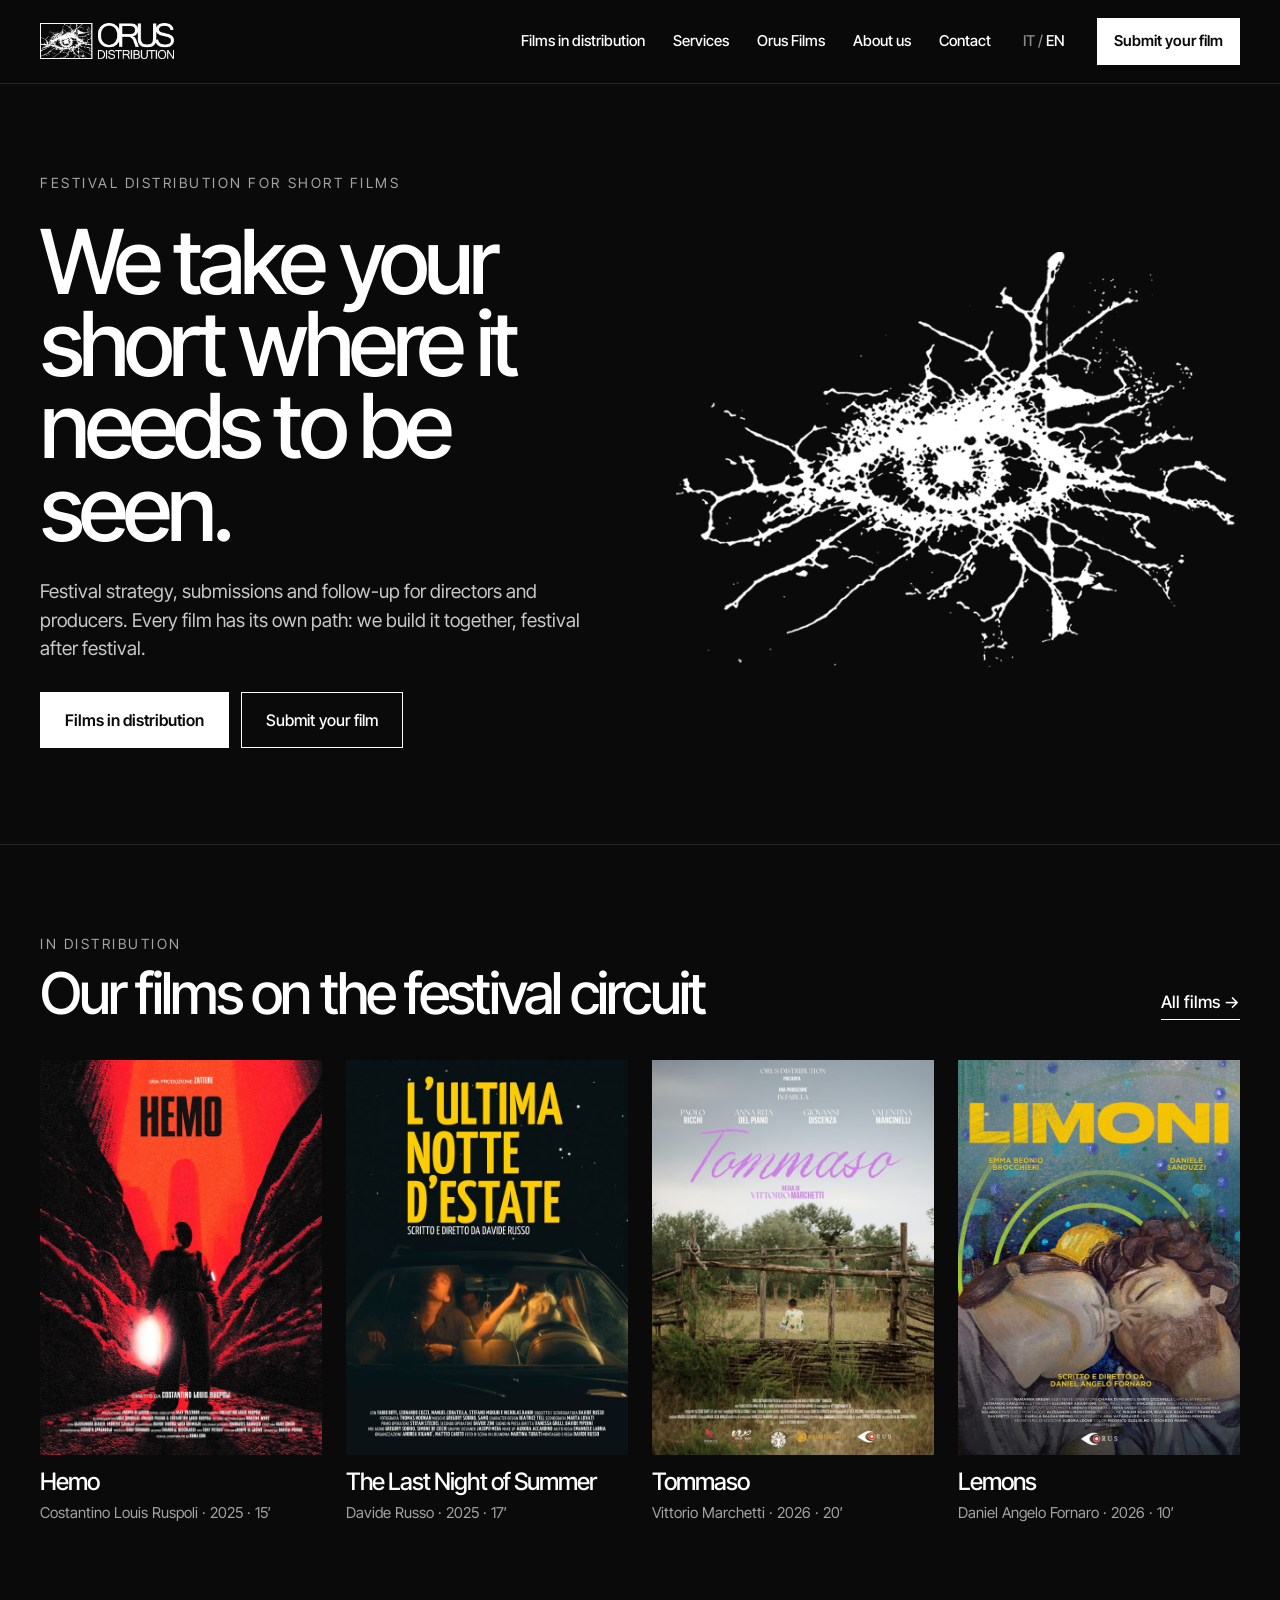
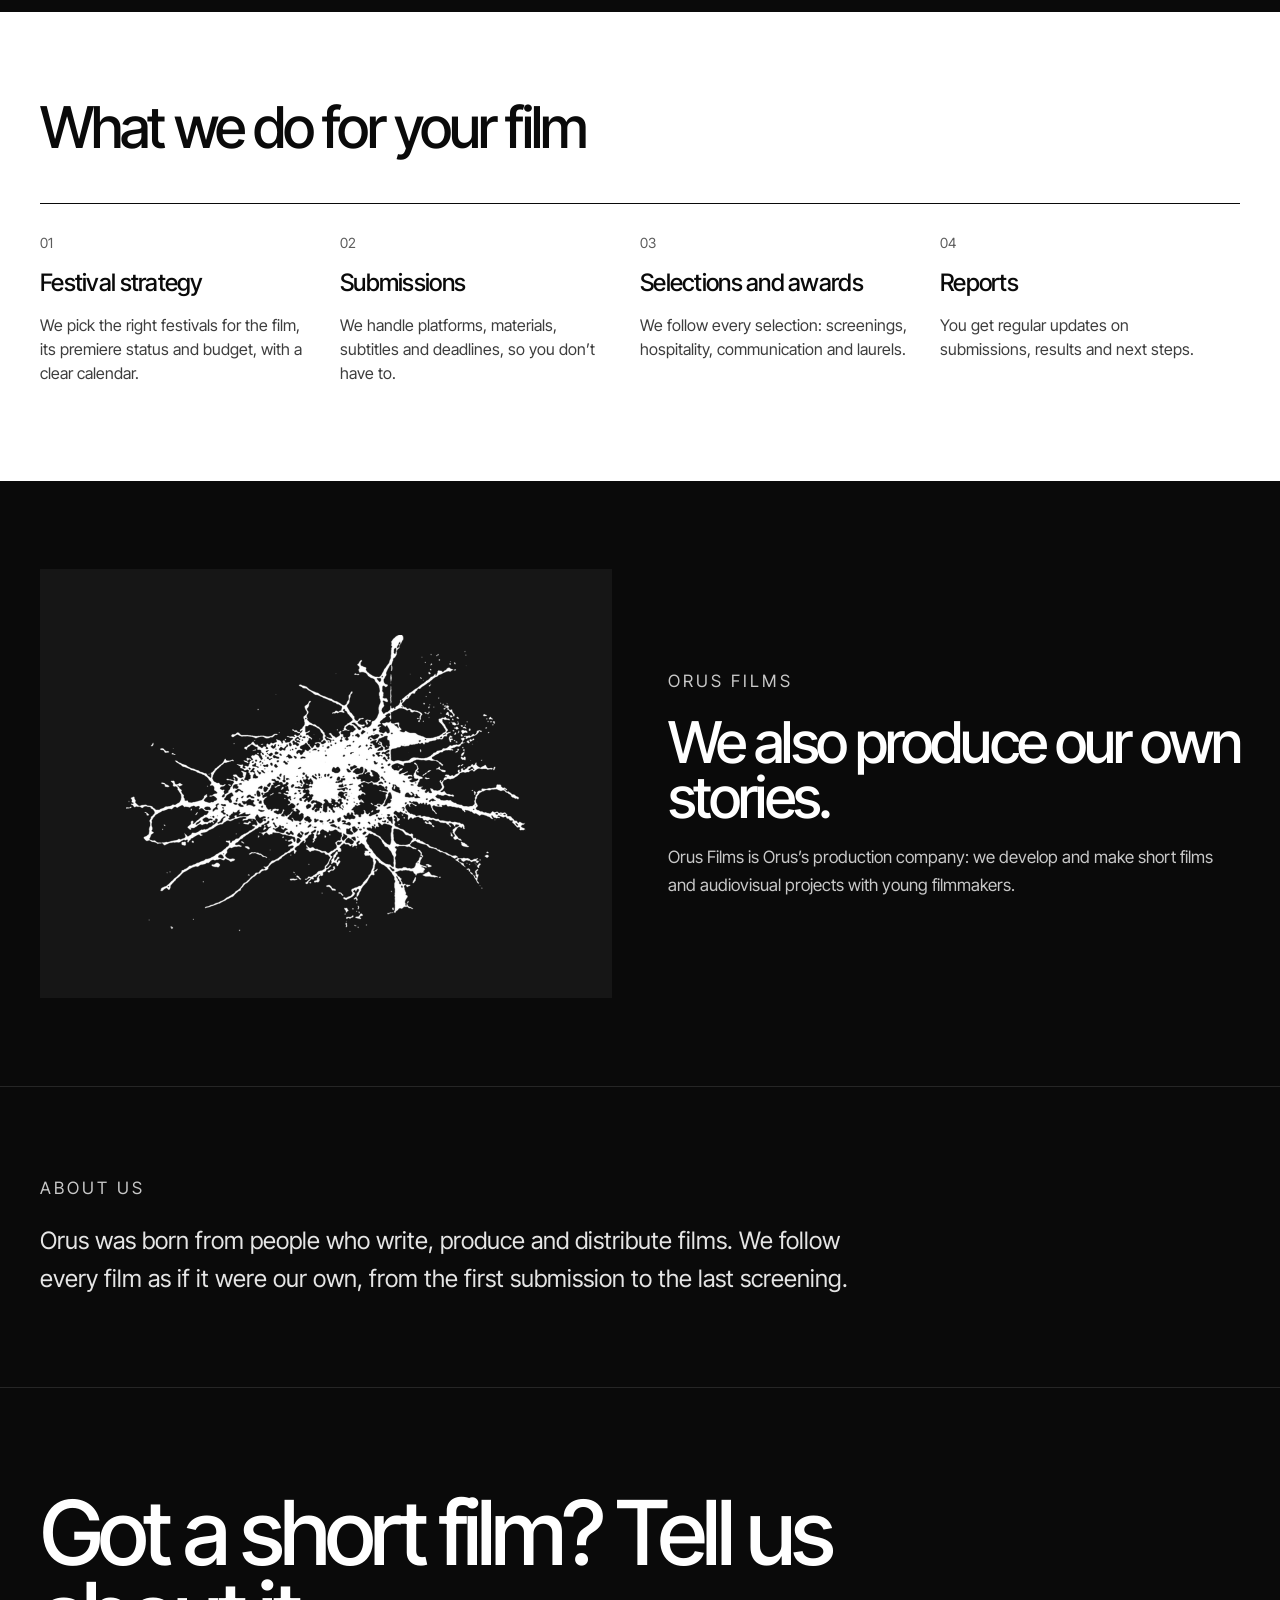
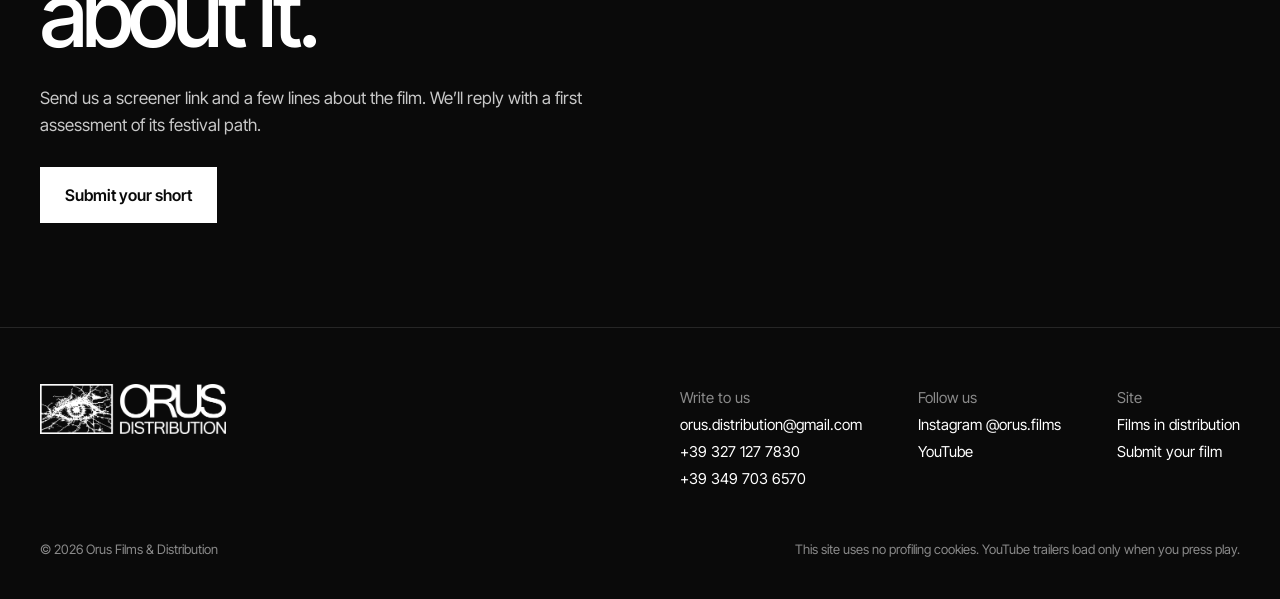
<file: index.html>
<!DOCTYPE html>
<html lang="it">
<head>
<meta charset="utf-8">
<meta name="viewport" content="width=device-width, initial-scale=1">
<title>Orus Distribution – Distribuzione festivaliera di cortometraggi</title>
<meta name="description" content="Orus Distribution accompagna i cortometraggi nei festival in Italia e all’estero: strategia, iscrizioni, selezioni e report.">
<meta property="og:title" content="Orus Distribution – Distribuzione festivaliera di cortometraggi">
<meta property="og:description" content="Orus Distribution accompagna i cortometraggi nei festival in Italia e all’estero: strategia, iscrizioni, selezioni e report.">
<meta property="og:image" content="img/anteprima-social.jpg">
<meta property="og:type" content="website">
<meta name="theme-color" content="#0A0A0A">
<link rel="icon" href="img/icona.png">
<link rel="apple-touch-icon" href="img/apple-touch-icon.png">
<link rel="preconnect" href="https://fonts.googleapis.com">
<link rel="preconnect" href="https://fonts.gstatic.com" crossorigin>
<link href="https://fonts.googleapis.com/css2?family=Inter+Tight:wght@400;500;600&display=swap" rel="stylesheet">
<link rel="stylesheet" href="css/stile.css?v=5">
<script src="js/sito.js?v=5" defer></script>
</head>
<body>
<header class="testata">
  <div class="contenitore">
    <a class="marchio" href="index.html" aria-label="Orus Distribution, home">
      <img class="logo-testata" src="img/logo-completo.png" alt="Orus Distribution" width="134" height="36" style="height:36px;width:auto">
    </a>
    <button class="apri-menu" type="button" aria-expanded="false" aria-controls="menu" data-t="menu">Menu</button>
    <nav class="menu" id="menu" aria-label="Menu principale">
      <a href="progetti.html" data-t="menu_progetti">Progetti in distribuzione</a>
      <a href="index.html#servizi" data-t="menu_servizi">Servizi</a>
      <a href="index.html#orus-films" data-t="menu_films">Orus Films</a>
      <a href="index.html#chi-siamo" data-t="menu_chi">Chi siamo</a>
      <a href="#contatti" data-t="menu_contatti">Contatti</a>
      <button class="lingua" type="button"><b>IT</b> / EN</button>
      <a class="pulsante piccolo" href="proponi.html" data-t="menu_invia">Invia il tuo corto</a>
    </nav>
  </div>
</header>

<main>
  <section class="contenitore apertura">
    <div class="testi">
      <p class="occhiello" data-t="home_occhiello">Distribuzione festivaliera di cortometraggi</p>
      <h1 class="titolo-xl" data-t="home_titolo">Portiamo il tuo corto dove deve essere visto.</h1>
      <p class="testo-grande" data-t="home_testo">Strategia festival, iscrizioni e follow-up per registi e produzioni.</p>
      <div class="pulsanti">
        <a class="pulsante" href="progetti.html" data-t="menu_progetti">Progetti in distribuzione</a>
        <a class="pulsante vuoto" href="proponi.html" data-t="menu_invia">Invia il tuo corto</a>
      </div>
    </div>
    <img class="logo" src="img/occhio-grande.png" alt="Logo Orus: l’occhio">
  </section>

  <section class="sezione">
    <div class="contenitore">
      <div class="intestazione-griglia">
        <div>
          <p class="occhiello" data-t="home_in_distr">In distribuzione</p>
          <h2 class="titolo-l" data-t="home_in_distr_titolo">I nostri film nei festival</h2>
        </div>
        <a class="link-sottolineato" href="progetti.html" data-t="home_tutti">Tutti i progetti →</a>
      </div>
      <div class="griglia" id="progetti-home"></div>
    </div>
  </section>

  <section class="sezione chiara" id="servizi">
    <div class="contenitore">
      <h2 class="titolo-l" style="max-width:900px" data-t="servizi_titolo">Cosa facciamo per il tuo film</h2>
      <div class="servizi">
        <div><span>01</span><h3 data-t="s1_t">Strategia festival</h3><p data-t="s1_p"></p></div>
        <div><span>02</span><h3 data-t="s2_t">Iscrizioni</h3><p data-t="s2_p"></p></div>
        <div><span>03</span><h3 data-t="s3_t">Selezioni e premi</h3><p data-t="s3_p"></p></div>
        <div><span>04</span><h3 data-t="s4_t">Report</h3><p data-t="s4_p"></p></div>
      </div>
    </div>
  </section>

  <section class="sezione" id="orus-films" style="border-top:0">
    <div class="contenitore due-colonne">
      <div class="riquadro-logo"><img src="img/occhio.png" alt=""></div>
      <div class="colonna">
        <p class="occhiello">Orus Films</p>
        <h2 class="titolo-l" data-t="films_titolo">Produciamo anche le nostre storie.</h2>
        <p data-t="films_testo"></p>
      </div>
    </div>
  </section>

  <section class="sezione" id="chi-siamo">
    <div class="contenitore"><div class="colonna" style="max-width:900px">
      <p class="occhiello" data-t="chi_titolo">Chi siamo</p>
      <p class="testo-grande" style="max-width:820px;font-size:24px;color:#E5E5E5" data-t="chi_testo"></p>
    </div></div>
  </section>

  <section class="sezione">
    <div class="contenitore colonna" style="gap:28px;padding-top:104px;padding-bottom:104px">
      <h2 class="titolo-xl" style="max-width:1000px" data-t="invia_titolo">Hai un cortometraggio? Raccontacelo.</h2>
      <p class="testo-grande" data-t="invia_testo"></p>
      <div><a class="pulsante" href="proponi.html" data-t="invia_pulsante">Proponi il tuo corto</a></div>
    </div>
  </section>
</main>
<footer class="piede" id="contatti">
  <div class="contenitore">
    <div class="righe">
      <img class="logo-piede" src="img/logo-completo.png" alt="Orus Distribution" width="186" height="50" style="height:50px;width:auto">
      <div class="colonne">
        <div>
          <span class="etichetta" data-t="piede_scrivici">Scrivici</span>
          <a href="mailto:orus.distribution@gmail.com">orus.distribution@gmail.com</a>
          <a href="tel:+393271277830">+39 327 127 7830</a>
          <a href="tel:+393497036570">+39 349 703 6570</a>
        </div>
        <div>
          <span class="etichetta" data-t="piede_seguici">Seguici</span>
          <a href="https://www.instagram.com/orus.films/" target="_blank" rel="noopener">Instagram @orus.films</a>
          <a href="https://www.youtube.com/@orusfilmaking8662" target="_blank" rel="noopener">YouTube</a>
        </div>
        <div>
          <span class="etichetta" data-t="piede_sito">Sito</span>
          <a href="progetti.html" data-t="menu_progetti">Progetti in distribuzione</a>
          <a href="proponi.html" data-t="menu_invia">Invia il tuo corto</a>
        </div>
      </div>
    </div>
    <div class="fondo">
      <span>© <span id="anno">2026</span> Orus Films &amp; Distribution</span>
      <span data-t="piede_cookie">Questo sito non usa cookie di profilazione. I trailer YouTube si caricano solo se premi play.</span>
    </div>
  </div>
</footer>
</body>
</html>
</file>
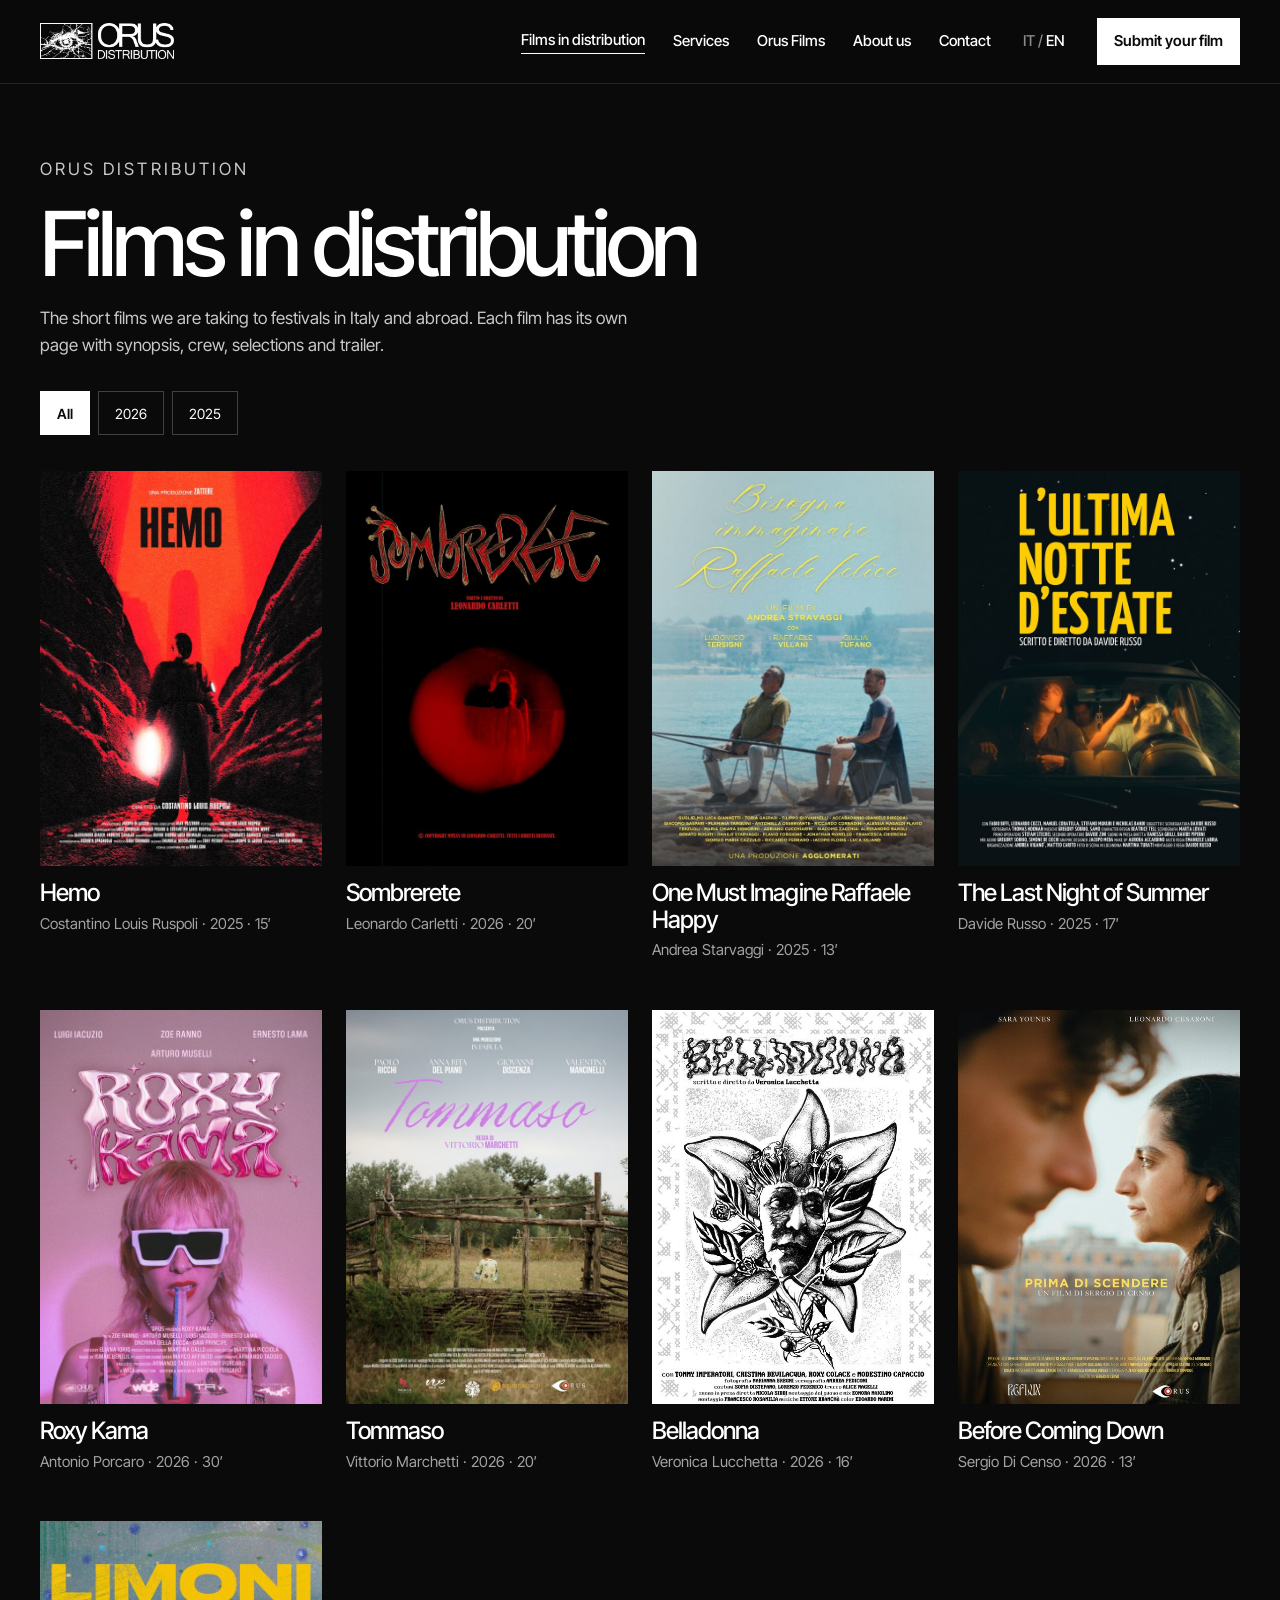
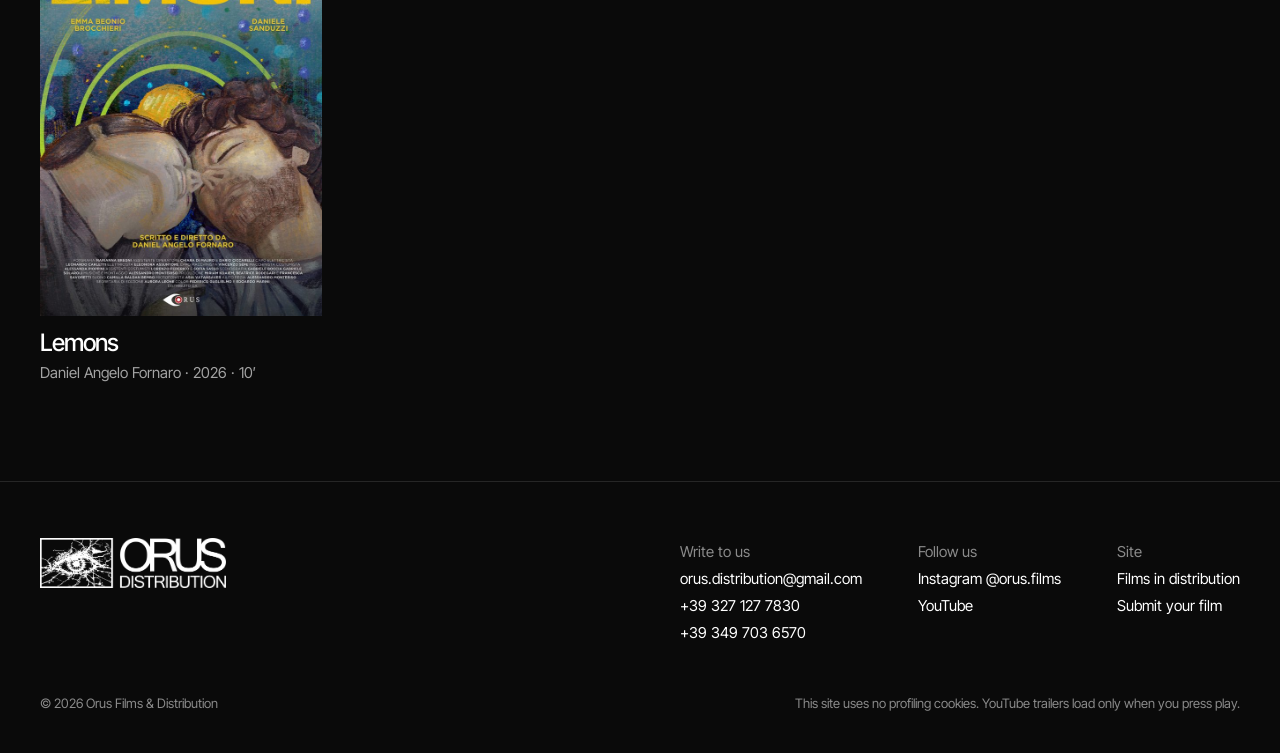
<file: progetti.html>
<!DOCTYPE html>
<html lang="it">
<head>
<meta charset="utf-8">
<meta name="viewport" content="width=device-width, initial-scale=1">
<title>Progetti in distribuzione | Orus Distribution</title>
<meta name="description" content="I cortometraggi distribuiti da Orus Distribution nei festival: sinossi, crew, selezioni e trailer.">
<meta property="og:title" content="Progetti in distribuzione | Orus Distribution">
<meta property="og:description" content="I cortometraggi distribuiti da Orus Distribution nei festival: sinossi, crew, selezioni e trailer.">
<meta property="og:image" content="img/anteprima-social.jpg">
<meta property="og:type" content="website">
<meta name="theme-color" content="#0A0A0A">
<link rel="icon" href="img/icona.png">
<link rel="apple-touch-icon" href="img/apple-touch-icon.png">
<link rel="preconnect" href="https://fonts.googleapis.com">
<link rel="preconnect" href="https://fonts.gstatic.com" crossorigin>
<link href="https://fonts.googleapis.com/css2?family=Inter+Tight:wght@400;500;600&display=swap" rel="stylesheet">
<link rel="stylesheet" href="css/stile.css?v=5">
<script src="js/sito.js?v=5" defer></script>
</head>
<body>
<header class="testata">
  <div class="contenitore">
    <a class="marchio" href="index.html" aria-label="Orus Distribution, home">
      <img class="logo-testata" src="img/logo-completo.png" alt="Orus Distribution" width="134" height="36" style="height:36px;width:auto">
    </a>
    <button class="apri-menu" type="button" aria-expanded="false" aria-controls="menu" data-t="menu">Menu</button>
    <nav class="menu" id="menu" aria-label="Menu principale">
      <a href="progetti.html" class="attivo" data-t="menu_progetti">Progetti in distribuzione</a>
      <a href="index.html#servizi" data-t="menu_servizi">Servizi</a>
      <a href="index.html#orus-films" data-t="menu_films">Orus Films</a>
      <a href="index.html#chi-siamo" data-t="menu_chi">Chi siamo</a>
      <a href="#contatti" data-t="menu_contatti">Contatti</a>
      <button class="lingua" type="button"><b>IT</b> / EN</button>
      <a class="pulsante piccolo" href="proponi.html" data-t="menu_invia">Invia il tuo corto</a>
    </nav>
  </div>
</header>

<main>
  <section class="contenitore colonna" style="padding-top:72px;padding-bottom:32px">
    <p class="occhiello">Orus Distribution</p>
    <h1 class="titolo-xl" data-t="menu_progetti">Progetti in distribuzione</h1>
    <p class="testo-grande" data-t="progetti_testo"></p>
  </section>
  <section class="contenitore" style="padding-bottom:96px">
    <div class="filtri" id="filtri" role="group" aria-label="Filtra i progetti"></div>
    <div class="griglia" id="elenco-progetti"></div>
  </section>
</main>
<footer class="piede" id="contatti">
  <div class="contenitore">
    <div class="righe">
      <img class="logo-piede" src="img/logo-completo.png" alt="Orus Distribution" width="186" height="50" style="height:50px;width:auto">
      <div class="colonne">
        <div>
          <span class="etichetta" data-t="piede_scrivici">Scrivici</span>
          <a href="mailto:orus.distribution@gmail.com">orus.distribution@gmail.com</a>
          <a href="tel:+393271277830">+39 327 127 7830</a>
          <a href="tel:+393497036570">+39 349 703 6570</a>
        </div>
        <div>
          <span class="etichetta" data-t="piede_seguici">Seguici</span>
          <a href="https://www.instagram.com/orus.films/" target="_blank" rel="noopener">Instagram @orus.films</a>
          <a href="https://www.youtube.com/@orusfilmaking8662" target="_blank" rel="noopener">YouTube</a>
        </div>
        <div>
          <span class="etichetta" data-t="piede_sito">Sito</span>
          <a href="progetti.html" data-t="menu_progetti">Progetti in distribuzione</a>
          <a href="proponi.html" data-t="menu_invia">Invia il tuo corto</a>
        </div>
      </div>
    </div>
    <div class="fondo">
      <span>© <span id="anno">2026</span> Orus Films &amp; Distribution</span>
      <span data-t="piede_cookie">Questo sito non usa cookie di profilazione. I trailer YouTube si caricano solo se premi play.</span>
    </div>
  </div>
</footer>
</body>
</html>
</file>
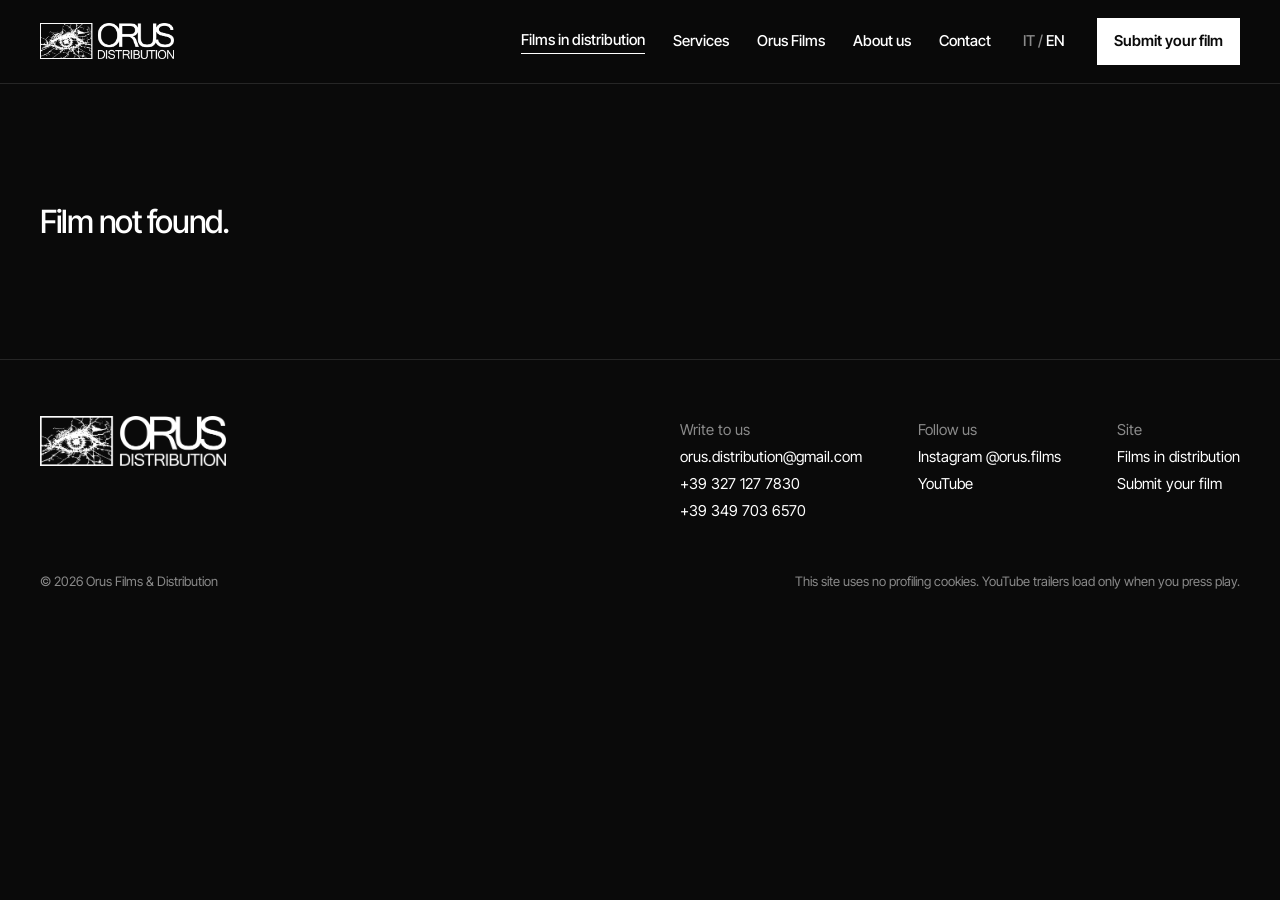
<file: progetto.html>
<!DOCTYPE html>
<html lang="it">
<head>
<meta charset="utf-8">
<meta name="viewport" content="width=device-width, initial-scale=1">
<title>Orus Distribution</title>
<meta name="description" content="Profilo del progetto">
<meta property="og:title" content="Orus Distribution">
<meta property="og:description" content="Profilo del progetto">
<meta property="og:image" content="img/anteprima-social.jpg">
<meta property="og:type" content="website">
<meta name="theme-color" content="#0A0A0A">
<link rel="icon" href="img/icona.png">
<link rel="apple-touch-icon" href="img/apple-touch-icon.png">
<link rel="preconnect" href="https://fonts.googleapis.com">
<link rel="preconnect" href="https://fonts.gstatic.com" crossorigin>
<link href="https://fonts.googleapis.com/css2?family=Inter+Tight:wght@400;500;600&display=swap" rel="stylesheet">
<link rel="stylesheet" href="css/stile.css?v=5">
<script src="js/sito.js?v=5" defer></script>
</head>
<body>
<header class="testata">
  <div class="contenitore">
    <a class="marchio" href="index.html" aria-label="Orus Distribution, home">
      <img class="logo-testata" src="img/logo-completo.png" alt="Orus Distribution" width="134" height="36" style="height:36px;width:auto">
    </a>
    <button class="apri-menu" type="button" aria-expanded="false" aria-controls="menu" data-t="menu">Menu</button>
    <nav class="menu" id="menu" aria-label="Menu principale">
      <a href="progetti.html" class="attivo" data-t="menu_progetti">Progetti in distribuzione</a>
      <a href="index.html#servizi" data-t="menu_servizi">Servizi</a>
      <a href="index.html#orus-films" data-t="menu_films">Orus Films</a>
      <a href="index.html#chi-siamo" data-t="menu_chi">Chi siamo</a>
      <a href="#contatti" data-t="menu_contatti">Contatti</a>
      <button class="lingua" type="button"><b>IT</b> / EN</button>
      <a class="pulsante piccolo" href="proponi.html" data-t="menu_invia">Invia il tuo corto</a>
    </nav>
  </div>
</header>

<main id="profilo"></main>
<footer class="piede" id="contatti">
  <div class="contenitore">
    <div class="righe">
      <img class="logo-piede" src="img/logo-completo.png" alt="Orus Distribution" width="186" height="50" style="height:50px;width:auto">
      <div class="colonne">
        <div>
          <span class="etichetta" data-t="piede_scrivici">Scrivici</span>
          <a href="mailto:orus.distribution@gmail.com">orus.distribution@gmail.com</a>
          <a href="tel:+393271277830">+39 327 127 7830</a>
          <a href="tel:+393497036570">+39 349 703 6570</a>
        </div>
        <div>
          <span class="etichetta" data-t="piede_seguici">Seguici</span>
          <a href="https://www.instagram.com/orus.films/" target="_blank" rel="noopener">Instagram @orus.films</a>
          <a href="https://www.youtube.com/@orusfilmaking8662" target="_blank" rel="noopener">YouTube</a>
        </div>
        <div>
          <span class="etichetta" data-t="piede_sito">Sito</span>
          <a href="progetti.html" data-t="menu_progetti">Progetti in distribuzione</a>
          <a href="proponi.html" data-t="menu_invia">Invia il tuo corto</a>
        </div>
      </div>
    </div>
    <div class="fondo">
      <span>© <span id="anno">2026</span> Orus Films &amp; Distribution</span>
      <span data-t="piede_cookie">Questo sito non usa cookie di profilazione. I trailer YouTube si caricano solo se premi play.</span>
    </div>
  </div>
</footer>
</body>
</html>
</file>
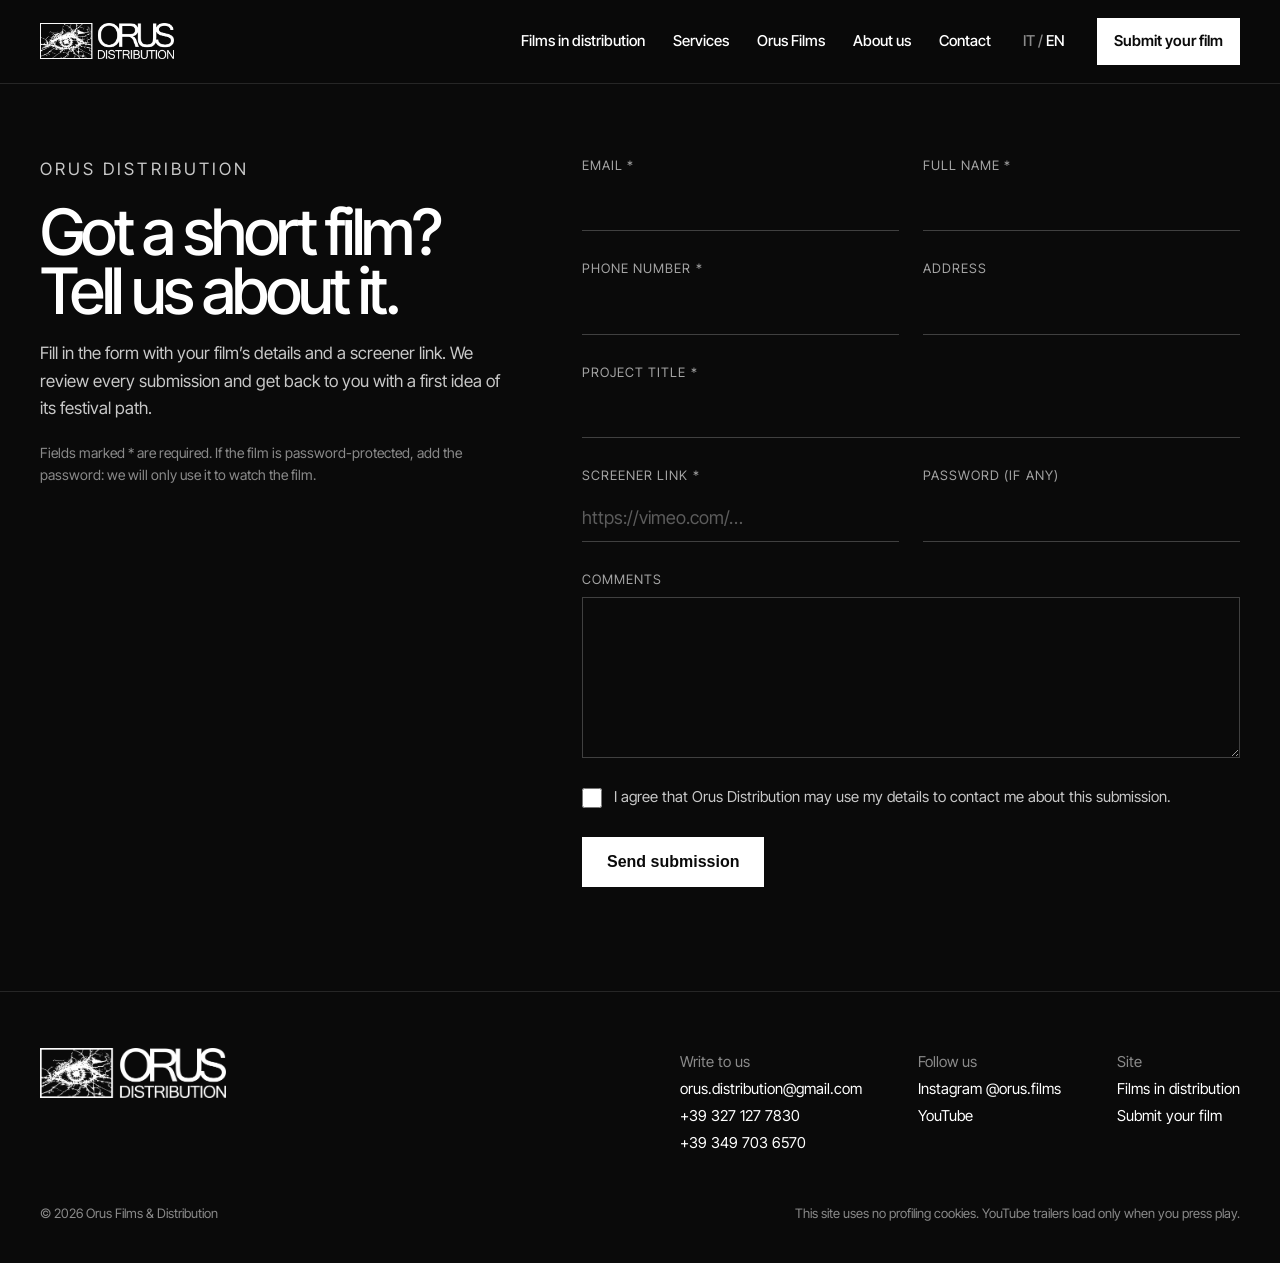
<file: proponi.html>
<!DOCTYPE html>
<html lang="it">
<head>
<meta charset="utf-8">
<meta name="viewport" content="width=device-width, initial-scale=1">
<title>Proponi il tuo corto | Orus Distribution</title>
<meta name="description" content="Proponi il tuo cortometraggio a Orus Distribution per la distribuzione nei festival.">
<meta property="og:title" content="Progetti in distribuzione | Orus Distribution">
<meta property="og:description" content="Proponi il tuo cortometraggio a Orus Distribution per la distribuzione nei festival.">
<meta property="og:image" content="img/anteprima-social.jpg">
<meta property="og:type" content="website">
<meta name="theme-color" content="#0A0A0A">
<link rel="icon" href="img/icona.png">
<link rel="apple-touch-icon" href="img/apple-touch-icon.png">
<link rel="preconnect" href="https://fonts.googleapis.com">
<link rel="preconnect" href="https://fonts.gstatic.com" crossorigin>
<link href="https://fonts.googleapis.com/css2?family=Inter+Tight:wght@400;500;600&display=swap" rel="stylesheet">
<link rel="stylesheet" href="css/stile.css?v=5">
<script src="js/sito.js?v=5" defer></script>
</head>
<body>
<header class="testata">
  <div class="contenitore">
    <a class="marchio" href="index.html" aria-label="Orus Distribution, home">
      <img class="logo-testata" src="img/logo-completo.png" alt="Orus Distribution" width="134" height="36" style="height:36px;width:auto">
    </a>
    <button class="apri-menu" type="button" aria-expanded="false" aria-controls="menu" data-t="menu">Menu</button>
    <nav class="menu" id="menu" aria-label="Menu principale">
      <a href="progetti.html" data-t="menu_progetti">Progetti in distribuzione</a>
      <a href="index.html#servizi" data-t="menu_servizi">Servizi</a>
      <a href="index.html#orus-films" data-t="menu_films">Orus Films</a>
      <a href="index.html#chi-siamo" data-t="menu_chi">Chi siamo</a>
      <a href="#contatti" data-t="menu_contatti">Contatti</a>
      <button class="lingua" type="button"><b>IT</b> / EN</button>
      <a class="pulsante piccolo" href="proponi.html" data-t="menu_invia">Invia il tuo corto</a>
    </nav>
  </div>
</header>

<main class="contenitore">
  <section class="proponi">
    <div class="colonna proponi-intro">
      <p class="occhiello">Orus Distribution</p>
      <h1 class="titolo-xl" data-t="invia_titolo">Hai un cortometraggio? Raccontacelo.</h1>
      <p class="testo-grande" data-t="proponi_testo"></p>
      <p class="proponi-nota" data-t="proponi_nota"></p>
    </div>

    <form id="modulo-proposta" class="modulo" novalidate>
      <div class="campo"><label for="f-email"><span data-t="f_email">Email</span> *</label><input id="f-email" name="emailAddress" type="email" autocomplete="email" required></div>
      <div class="campo"><label for="f-nome"><span data-t="f_nome">Nome e cognome</span> *</label><input id="f-nome" name="entry.2005620554" type="text" autocomplete="name" required></div>
      <div class="campo"><label for="f-tel"><span data-t="f_tel">Numero di telefono</span> *</label><input id="f-tel" name="entry.1166974658" type="tel" autocomplete="tel" required></div>
      <div class="campo"><label for="f-indirizzo" data-t="f_indirizzo">Indirizzo</label><input id="f-indirizzo" name="entry.1065046570" type="text" autocomplete="street-address"></div>
      <div class="campo largo"><label for="f-progetto"><span data-t="f_progetto">Nome del progetto</span> *</label><input id="f-progetto" name="entry.1363552782" type="text" required></div>
      <div class="campo"><label for="f-link"><span data-t="f_link">Link al video</span> *</label><input id="f-link" name="entry.1433515500" type="url" placeholder="https://vimeo.com/…" required></div>
      <div class="campo"><label for="f-password" data-t="f_password">Password (eventuale)</label><input id="f-password" name="entry.1063082848" type="text" autocomplete="off"></div>
      <div class="campo largo"><label for="f-commenti" data-t="f_commenti">Commenti</label><textarea id="f-commenti" name="entry.839337160" rows="5"></textarea></div>
      <div class="trappola" aria-hidden="true"><label for="f-sito">Sito</label><input id="f-sito" name="sito" type="text" tabindex="-1" autocomplete="off"></div>
      <label class="consenso largo"><input type="checkbox" id="f-consenso" required> <span data-t="f_consenso">Acconsento all’uso dei miei dati per essere ricontattato da Orus Distribution riguardo a questa proposta.</span></label>
      <p class="errore largo" id="modulo-errore" role="alert" hidden></p>
      <div class="largo"><button type="submit" class="pulsante" id="modulo-invia" data-t="f_invia">Invia la proposta</button></div>
    </form>

    <div class="grazie" id="modulo-grazie" hidden tabindex="-1">
      <h2 class="titolo-l" data-t="grazie_titolo">Grazie, abbiamo ricevuto la tua proposta.</h2>
      <p class="testo-grande" data-t="grazie_testo"></p>
      <div><a class="pulsante vuoto" href="progetti.html" data-t="menu_progetti">Progetti in distribuzione</a></div>
    </div>
  </section>
</main>
<footer class="piede" id="contatti">
  <div class="contenitore">
    <div class="righe">
      <img class="logo-piede" src="img/logo-completo.png" alt="Orus Distribution" width="186" height="50" style="height:50px;width:auto">
      <div class="colonne">
        <div>
          <span class="etichetta" data-t="piede_scrivici">Scrivici</span>
          <a href="mailto:orus.distribution@gmail.com">orus.distribution@gmail.com</a>
          <a href="tel:+393271277830">+39 327 127 7830</a>
          <a href="tel:+393497036570">+39 349 703 6570</a>
        </div>
        <div>
          <span class="etichetta" data-t="piede_seguici">Seguici</span>
          <a href="https://www.instagram.com/orus.films/" target="_blank" rel="noopener">Instagram @orus.films</a>
          <a href="https://www.youtube.com/@orusfilmaking8662" target="_blank" rel="noopener">YouTube</a>
        </div>
        <div>
          <span class="etichetta" data-t="piede_sito">Sito</span>
          <a href="progetti.html" data-t="menu_progetti">Progetti in distribuzione</a>
          <a href="proponi.html" data-t="menu_invia">Invia il tuo corto</a>
        </div>
      </div>
    </div>
    <div class="fondo">
      <span>© <span id="anno">2026</span> Orus Films &amp; Distribution</span>
      <span data-t="piede_cookie">Questo sito non usa cookie di profilazione. I trailer YouTube si caricano solo se premi play.</span>
    </div>
  </div>
</footer>
</body>
</html>
</file>
<file: css/stile.css>
/* ===== Orus Distribution – stile del sito =====
   Colori e font: si cambiano qui sotto, in :root */
:root {
  --nero: #0A0A0A;
  --bianco: #FFFFFF;
  --grigio-testo: #C8C8C8;
  --grigio-chiaro: #A3A3A3;
  --grigio-scuro: #8A8A8A;
  --bordo: #262626;
  --riquadro: #161616;
  --font: 'Inter Tight', 'Microsoft Sans Serif', Arial, sans-serif;
  --larghezza: 1320px;
}

* { box-sizing: border-box; }
html { scroll-behavior: smooth; }
body { margin: 0; background: var(--nero); color: var(--bianco); font-family: var(--font); font-size: 17px; line-height: 1.5; -webkit-font-smoothing: antialiased; }
img { max-width: 100%; display: block; }
a { color: var(--bianco); text-decoration: none; }
a:hover { color: #BDBDBD; }
a:focus-visible, button:focus-visible { outline: 2px solid var(--bianco); outline-offset: 3px; }
.contenitore { max-width: var(--larghezza); margin: 0 auto; padding-left: 40px; padding-right: 40px; }
.nascosto, [hidden] { display: none !important; }

/* Testata */
.testata { border-bottom: 1px solid var(--bordo); position: sticky; top: 0; background: rgba(10,10,10,.94); backdrop-filter: blur(8px); z-index: 10; }
.testata .contenitore { display: flex; align-items: center; justify-content: space-between; gap: 20px; padding-top: 18px; padding-bottom: 18px; }
.marchio { display: flex; align-items: center; gap: 14px; }
.marchio .logo-testata { height: 36px !important; width: auto; }
.menu { display: flex; align-items: center; gap: 28px; font-size: 15px; font-weight: 500; }
.menu a.attivo { border-bottom: 1px solid var(--bianco); padding-bottom: 2px; }
.lingua { background: none; border: 0; color: var(--grigio-scuro); font: inherit; cursor: pointer; padding: 10px 4px; min-height: 44px; }
.lingua b { color: var(--bianco); font-weight: 500; }
.apri-menu { display: none; background: none; border: 1px solid #404040; color: var(--bianco); font: inherit; font-size: 15px; padding: 10px 14px; min-height: 44px; cursor: pointer; }

/* Pulsanti */
.pulsante { display: inline-block; background: var(--bianco); color: var(--nero); padding: 15px 24px; font-size: 16px; font-weight: 600; border: 1px solid var(--bianco); }
.pulsante:hover { background: #E5E5E5; color: var(--nero); }
.pulsante.vuoto { background: transparent; color: var(--bianco); font-weight: 500; }
.pulsante.vuoto:hover { background: var(--bianco); color: var(--nero); }
.pulsante.piccolo { padding: 11px 16px; font-size: 15px; }
.link-sottolineato { border-bottom: 1px solid var(--bianco); padding-bottom: 4px; font-weight: 500; }

/* Titoli */
.occhiello { margin: 0; font-size: 14px; letter-spacing: .18em; text-transform: uppercase; color: var(--grigio-chiaro); }
.titolo-xl { margin: 0; font-size: clamp(44px, 7vw, 104px); line-height: .92; font-weight: 500; letter-spacing: -.055em; }
.titolo-l { margin: 0; font-size: clamp(34px, 4.5vw, 64px); line-height: .95; font-weight: 500; letter-spacing: -.05em; }
.titolo-m { margin: 0; font-size: 32px; line-height: 1.1; font-weight: 500; letter-spacing: -.04em; }
.testo-grande { margin: 0; max-width: 600px; font-size: 19px; line-height: 1.5; color: var(--grigio-testo); }

/* Sezioni */
.sezione { border-top: 1px solid var(--bordo); }
.sezione > .contenitore { padding-top: 88px; padding-bottom: 88px; }
.sezione.chiara { background: var(--bianco); color: var(--nero); border-top: 0; }
.sezione.chiara a { color: var(--nero); }

/* Apertura Home */
.apertura { display: grid; grid-template-columns: repeat(auto-fit, minmax(min(100%, 440px), 1fr)); gap: 64px; align-items: center; padding-top: 88px; padding-bottom: 96px; }
.apertura .testi { display: flex; flex-direction: column; gap: 28px; }
.apertura .logo { width: 100%; max-width: 560px; margin: 0 auto; }
.pulsanti { display: flex; flex-wrap: wrap; gap: 12px; }

/* Griglia progetti */
.intestazione-griglia { display: flex; flex-wrap: wrap; justify-content: space-between; align-items: flex-end; gap: 20px; margin-bottom: 40px; }
.intestazione-griglia > div { display: flex; flex-direction: column; gap: 12px; }
.griglia { display: grid; grid-template-columns: repeat(auto-fill, minmax(min(100%, 260px), 1fr)); gap: 48px 24px; }
.scheda { display: flex; flex-direction: column; gap: 14px; }
.scheda .locandina { width: 100%; aspect-ratio: 5 / 7; object-fit: cover; background: var(--riquadro); transition: opacity .2s; }
.scheda:hover .locandina { opacity: .85; }
.senza-locandina { width: 100%; aspect-ratio: 5 / 7; background: var(--riquadro); display: flex; flex-direction: column; align-items: center; justify-content: center; gap: 18px; padding: 24px; text-align: center; }
.senza-locandina img { width: 55%; opacity: .14; }
.senza-locandina span { font-size: 28px; font-weight: 500; letter-spacing: -.04em; line-height: 1.05; }
.scheda h3 { margin: 0; font-size: 24px; font-weight: 500; letter-spacing: -.04em; line-height: 1.1; }
.scheda p { margin: 0; font-size: 15px; color: var(--grigio-chiaro); }
.scheda .riconoscimenti { font-size: 13px; letter-spacing: .06em; text-transform: uppercase; color: #E5E5E5; }
.filtri { display: flex; flex-wrap: wrap; gap: 8px; margin-bottom: 36px; }
.filtri button { background: transparent; color: var(--bianco); border: 1px solid #404040; padding: 10px 16px; font: inherit; font-size: 14px; min-height: 44px; cursor: pointer; }
.filtri button[aria-pressed="true"] { background: var(--bianco); color: var(--nero); border-color: var(--bianco); font-weight: 600; }

/* Servizi */
.servizi { display: grid; grid-template-columns: repeat(auto-fit, minmax(min(100%, 250px), 1fr)); border-top: 1px solid var(--nero); margin-top: 48px; }
.servizi div { padding: 28px 24px 8px 0; display: flex; flex-direction: column; gap: 12px; }
.servizi span { font-size: 14px; color: #5C5C5C; }
.servizi h3 { margin: 0; font-size: 24px; font-weight: 500; letter-spacing: -.03em; }
.servizi p { margin: 0; font-size: 16px; color: #3D3D3D; }

.due-colonne { display: grid; grid-template-columns: repeat(auto-fit, minmax(min(100%, 420px), 1fr)); gap: 56px; align-items: center; }
.due-colonne.in-alto { align-items: start; }
.riquadro-logo { aspect-ratio: 4 / 3; background: var(--riquadro); display: flex; align-items: center; justify-content: center; }
.riquadro-logo img { width: 70%; }
.colonna { display: flex; flex-direction: column; gap: 20px; }
.colonna p { margin: 0; font-size: 17px; line-height: 1.6; color: var(--grigio-testo); }

/* Profilo progetto */
.indietro { display: inline-block; padding-top: 32px; font-size: 15px; color: var(--grigio-chiaro); }
.profilo-apertura { display: flex; flex-wrap: wrap; gap: 56px; align-items: flex-start; padding-top: 32px; padding-bottom: 88px; }
.profilo-apertura .locandina-grande { flex: 1 1 300px; max-width: 460px; width: 100%; }
.profilo-apertura .senza-locandina { flex: 1 1 300px; max-width: 460px; }
.profilo-apertura .testi { flex: 999 1 480px; min-width: 0; display: flex; flex-direction: column; gap: 22px; }
.profilo-titolo { margin: 0; font-size: clamp(56px, 9vw, 150px); line-height: .86; font-weight: 500; letter-spacing: -.06em; }
.profilo-titolo.lungo { font-size: clamp(44px, 6vw, 96px); line-height: .92; }
.dati { display: flex; flex-wrap: wrap; gap: 8px 28px; font-size: 15px; color: var(--grigio-chiaro); }
.elenco-festival { border-top: 1px solid #333; margin-top: 24px; }
.elenco-festival div { display: flex; flex-wrap: wrap; justify-content: space-between; gap: 12px; padding: 20px 0; border-bottom: 1px solid #333; font-size: 18px; }
.elenco-festival span:first-child { font-weight: 500; }
.elenco-festival span:last-child { color: var(--grigio-chiaro); }
dl.scheda-tecnica { margin: 0; display: grid; grid-template-columns: auto 1fr; gap: 10px 24px; font-size: 16px; line-height: 1.4; }
dl.scheda-tecnica dt { color: var(--grigio-scuro); }
dl.scheda-tecnica dd { margin: 0; }

/* Trailer YouTube: si carica solo al clic */
.video { position: relative; aspect-ratio: 16 / 9; background: var(--riquadro); margin-top: 24px; overflow: hidden; }
.video button { position: absolute; inset: 0; width: 100%; height: 100%; border: 0; padding: 0; background: transparent; cursor: pointer; }
.video button img { width: 100%; height: 100%; object-fit: cover; opacity: .75; }
.video button .play { position: absolute; left: 50%; top: 50%; width: 88px; height: 88px; margin: -44px 0 0 -44px; border-radius: 50%; background: var(--bianco); display: flex; align-items: center; justify-content: center; }
.video iframe { position: absolute; inset: 0; width: 100%; height: 100%; border: 0; }
.video .nota { position: absolute; left: 20px; bottom: 16px; font-size: 12px; letter-spacing: .12em; text-transform: uppercase; color: #E5E5E5; text-shadow: 0 1px 4px #000; pointer-events: none; }

/* Trailer non ancora caricato */
.video.in-arrivo { display: flex; flex-direction: column; align-items: center; justify-content: center; gap: 20px; border: 1px solid var(--bordo); }
.video.in-arrivo img { width: 28%; opacity: .12; }
.video.in-arrivo span { font-size: 13px; letter-spacing: .16em; text-transform: uppercase; color: var(--grigio-chiaro); }

/* Il regista */
.regista { display: flex; flex-wrap: wrap; gap: 56px; align-items: center; }
.foto-regista { flex: 0 1 380px; width: 100%; max-width: 380px; aspect-ratio: 4 / 5; object-fit: cover; filter: grayscale(100%); background: var(--riquadro); }
.regista .colonna { flex: 999 1 420px; min-width: 0; max-width: 720px; }

/* Profilo: pagina unica in tre fasce */
.profilo { padding-bottom: 96px; }
.profilo .indietro { margin-bottom: 32px; }
.p-apertura { display: grid; grid-template-columns: minmax(0, 5fr) minmax(0, 7fr); gap: 64px; align-items: end; padding-bottom: 72px; border-bottom: 1px solid var(--bordo); }
.p-apertura .locandina-grande, .p-apertura .senza-locandina { width: 100%; max-width: none; }
.p-testi { display: flex; flex-direction: column; gap: 22px; padding-bottom: 8px; }
.p-regia { margin: 0; font-size: 22px; color: #D4D4D4; }
.p-sinossi { margin: 8px 0 0; max-width: 640px; font-size: 19px; line-height: 1.6; color: #E5E5E5; }
.p-centro { display: grid; grid-template-columns: minmax(0, 7fr) minmax(0, 5fr); gap: 64px; padding: 72px 0; border-bottom: 1px solid var(--bordo); align-items: start; }
.p-trailer .video, .p-regista .p-regista-testa { margin-top: 20px; }
.p-regista { display: flex; flex-direction: column; }
.p-regista-testa { display: flex; align-items: flex-end; gap: 22px; }
.p-regista .foto-regista { flex: 0 0 150px; width: 150px; max-width: 150px; }
.p-regista h2 { margin: 0; font-size: clamp(30px, 3vw, 44px); line-height: .98; font-weight: 500; letter-spacing: -.045em; }
.p-regista p:not(.occhiello) { margin: 22px 0 0; font-size: 16px; line-height: 1.65; color: var(--grigio-testo); }
.p-dettagli { display: grid; grid-template-columns: repeat(2, minmax(0, 1fr)); gap: 64px; padding-top: 56px; }
.p-blocco .scheda-tecnica { margin-top: 20px; font-size: 15px; }

/* Pagina Proponi il tuo corto */
.proponi { display: grid; grid-template-columns: minmax(0, 5fr) minmax(0, 7fr); gap: 72px; padding: 72px 0 104px; align-items: start; }
.proponi-intro { position: sticky; top: 120px; }
.proponi-intro .titolo-xl { font-size: clamp(40px, 5vw, 76px); }
.proponi-nota { font-size: 14px !important; color: var(--grigio-scuro) !important; }
.modulo { display: grid; grid-template-columns: repeat(2, minmax(0, 1fr)); gap: 28px 24px; }
.modulo .largo, .modulo .campo.largo { grid-column: 1 / -1; }
.campo { display: flex; flex-direction: column; gap: 8px; }
.campo label { font-size: 13px; letter-spacing: .08em; text-transform: uppercase; color: var(--grigio-chiaro); }
.campo input, .campo textarea { background: transparent; border: 0; border-bottom: 1px solid #404040; color: var(--bianco); font: inherit; font-size: 18px; padding: 10px 0; border-radius: 0; min-height: 44px; }
.campo textarea { border: 1px solid #404040; padding: 12px; resize: vertical; }
.campo input:focus, .campo textarea:focus { outline: none; border-color: var(--bianco); }
.campo input[aria-invalid="true"], .campo textarea[aria-invalid="true"] { border-color: #E5484D; }
.campo input::placeholder { color: #5C5C5C; }
.consenso { display: flex; gap: 12px; align-items: flex-start; font-size: 15px; color: var(--grigio-testo); cursor: pointer; }
.consenso input { width: 20px; height: 20px; margin: 2px 0 0; accent-color: #FFFFFF; flex: none; }
.errore { margin: 0; color: #FF8A8E; font-size: 15px; }
.trappola { position: absolute; left: -9999px; width: 1px; height: 1px; overflow: hidden; }
.grazie { display: flex; flex-direction: column; gap: 24px; outline: none; }
.modulo button[disabled] { opacity: .6; cursor: wait; }

/* Piede */
.piede { border-top: 1px solid var(--bordo); }
.piede .contenitore { padding-top: 56px; padding-bottom: 40px; display: flex; flex-direction: column; gap: 48px; }
.piede .righe { display: flex; flex-wrap: wrap; justify-content: space-between; gap: 40px; }
.piede .logo-piede { height: 50px; width: auto; }
.piede .colonne { display: flex; flex-wrap: wrap; gap: 56px; font-size: 15px; line-height: 1.8; }
.piede .colonne div { display: flex; flex-direction: column; }
.piede .colonne span.etichetta { color: var(--grigio-scuro); }
.piede .fondo { display: flex; flex-wrap: wrap; justify-content: space-between; gap: 12px; font-size: 13px; color: var(--grigio-scuro); }

/* Telefono */
@media (max-width: 900px) {
  .contenitore { padding-left: 20px; padding-right: 20px; }
  .apri-menu { display: inline-block; }
  .marchio .logo-testata { height: 30px !important; }
  .menu { display: none; position: absolute; left: 0; right: 0; top: 100%; background: var(--nero); border-bottom: 1px solid var(--bordo); flex-direction: column; align-items: flex-start; gap: 4px; padding: 12px 20px 24px; font-size: 18px; }
  .menu.aperto { display: flex; }
  .menu a { padding: 10px 0; }
  .sezione > .contenitore { padding-top: 64px; padding-bottom: 64px; }
  .apertura { padding-top: 56px; padding-bottom: 64px; gap: 40px; }
  .griglia { grid-template-columns: repeat(2, minmax(0, 1fr)); gap: 32px 14px; }
  .scheda h3 { font-size: 19px; }
  .senza-locandina span { font-size: 20px; }
  .p-apertura, .p-centro, .p-dettagli, .proponi { grid-template-columns: 1fr; gap: 40px; }
  .proponi { padding-top: 48px; }
  .proponi-intro { position: static; }
  .modulo { grid-template-columns: 1fr; }
  .p-apertura { padding-bottom: 48px; }
  .p-apertura .locandina-grande, .p-apertura .senza-locandina { max-width: 420px; }
  .p-centro { padding: 48px 0; }
  .p-regista .foto-regista { flex-basis: 110px; width: 110px; }
}
</file>
